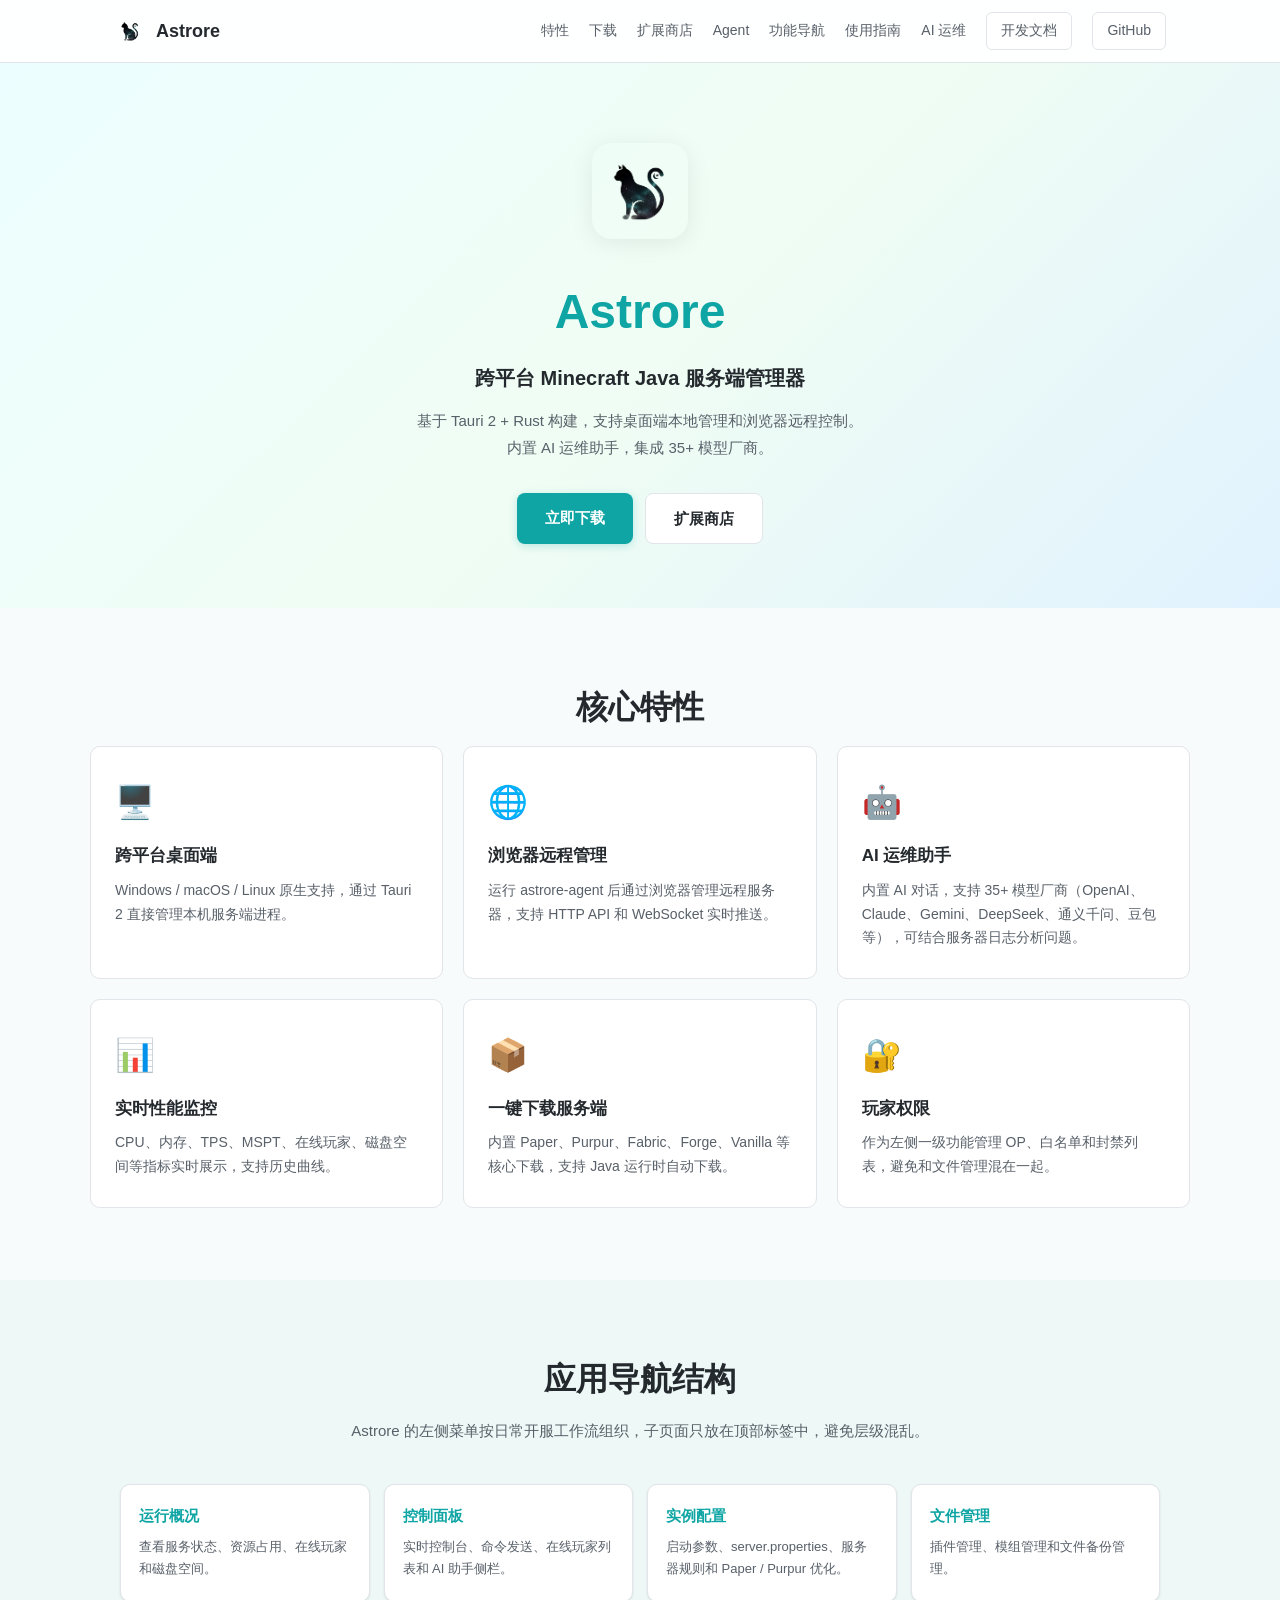
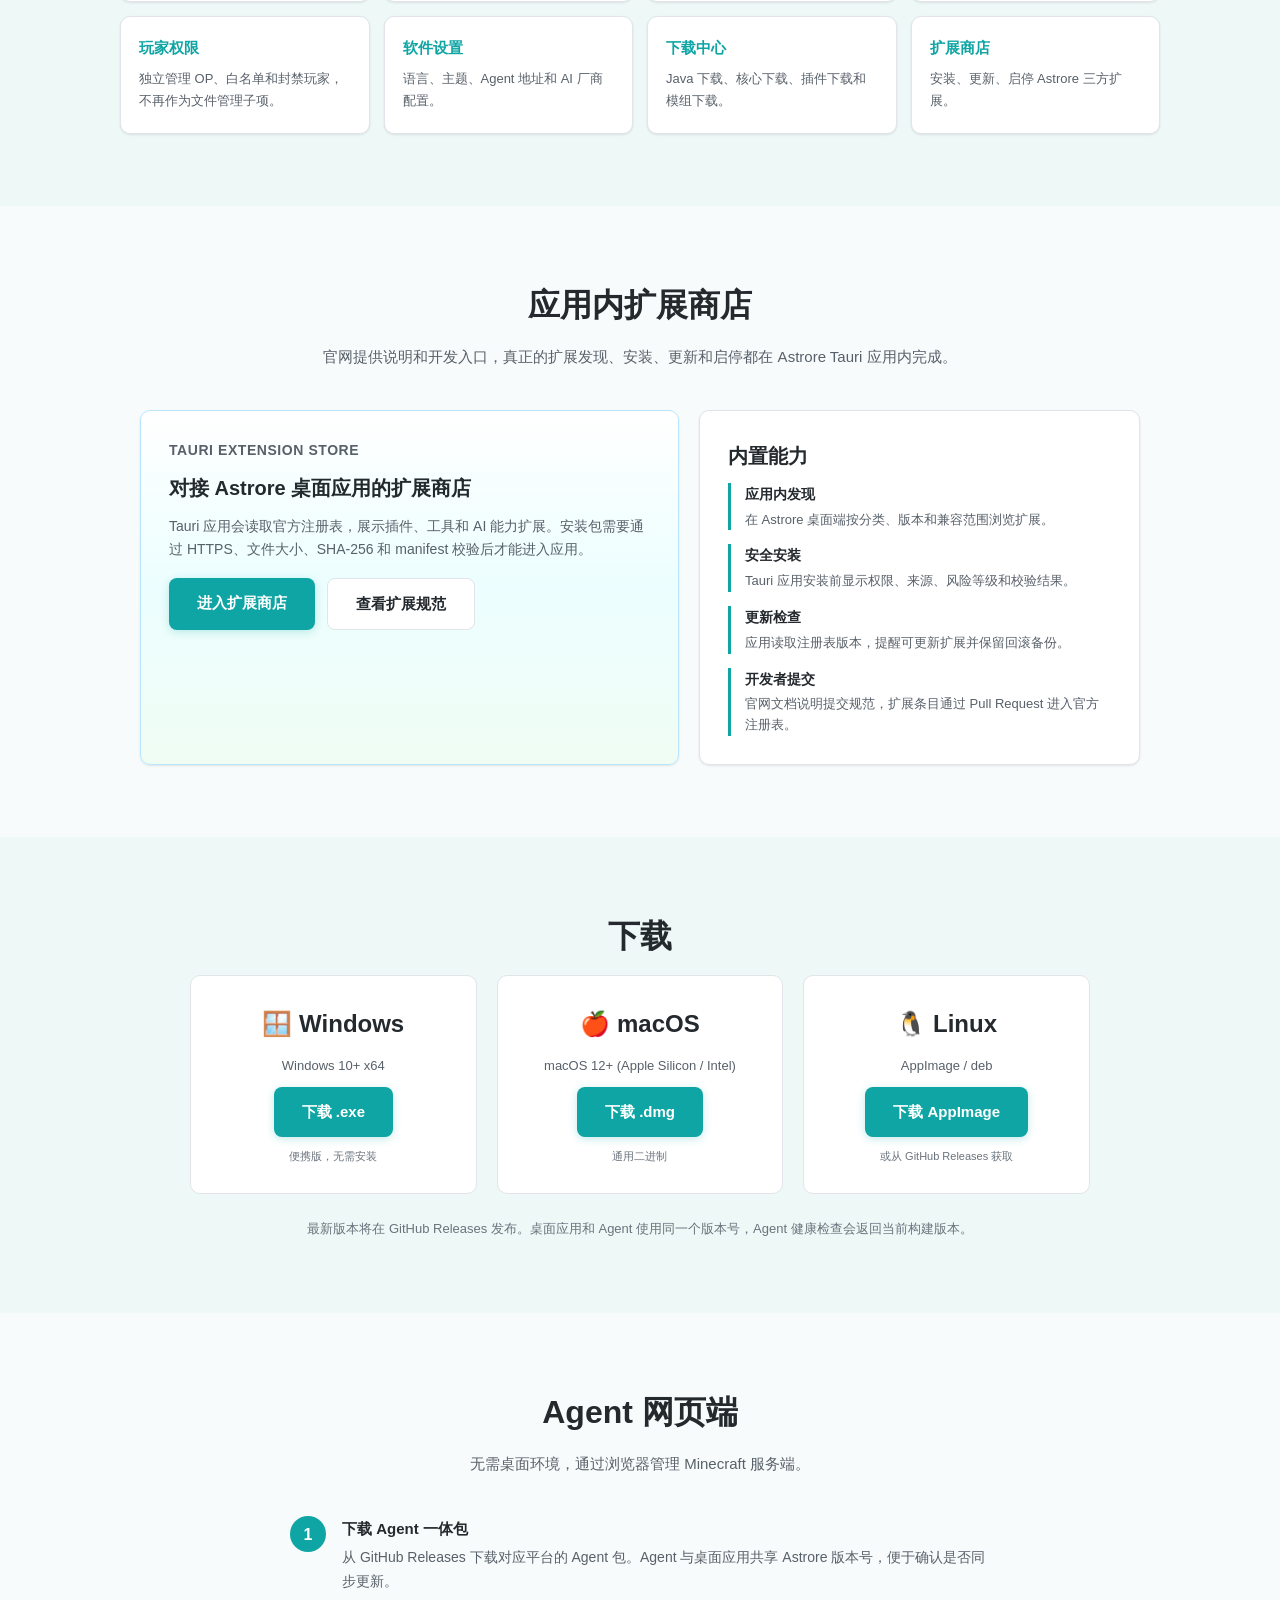
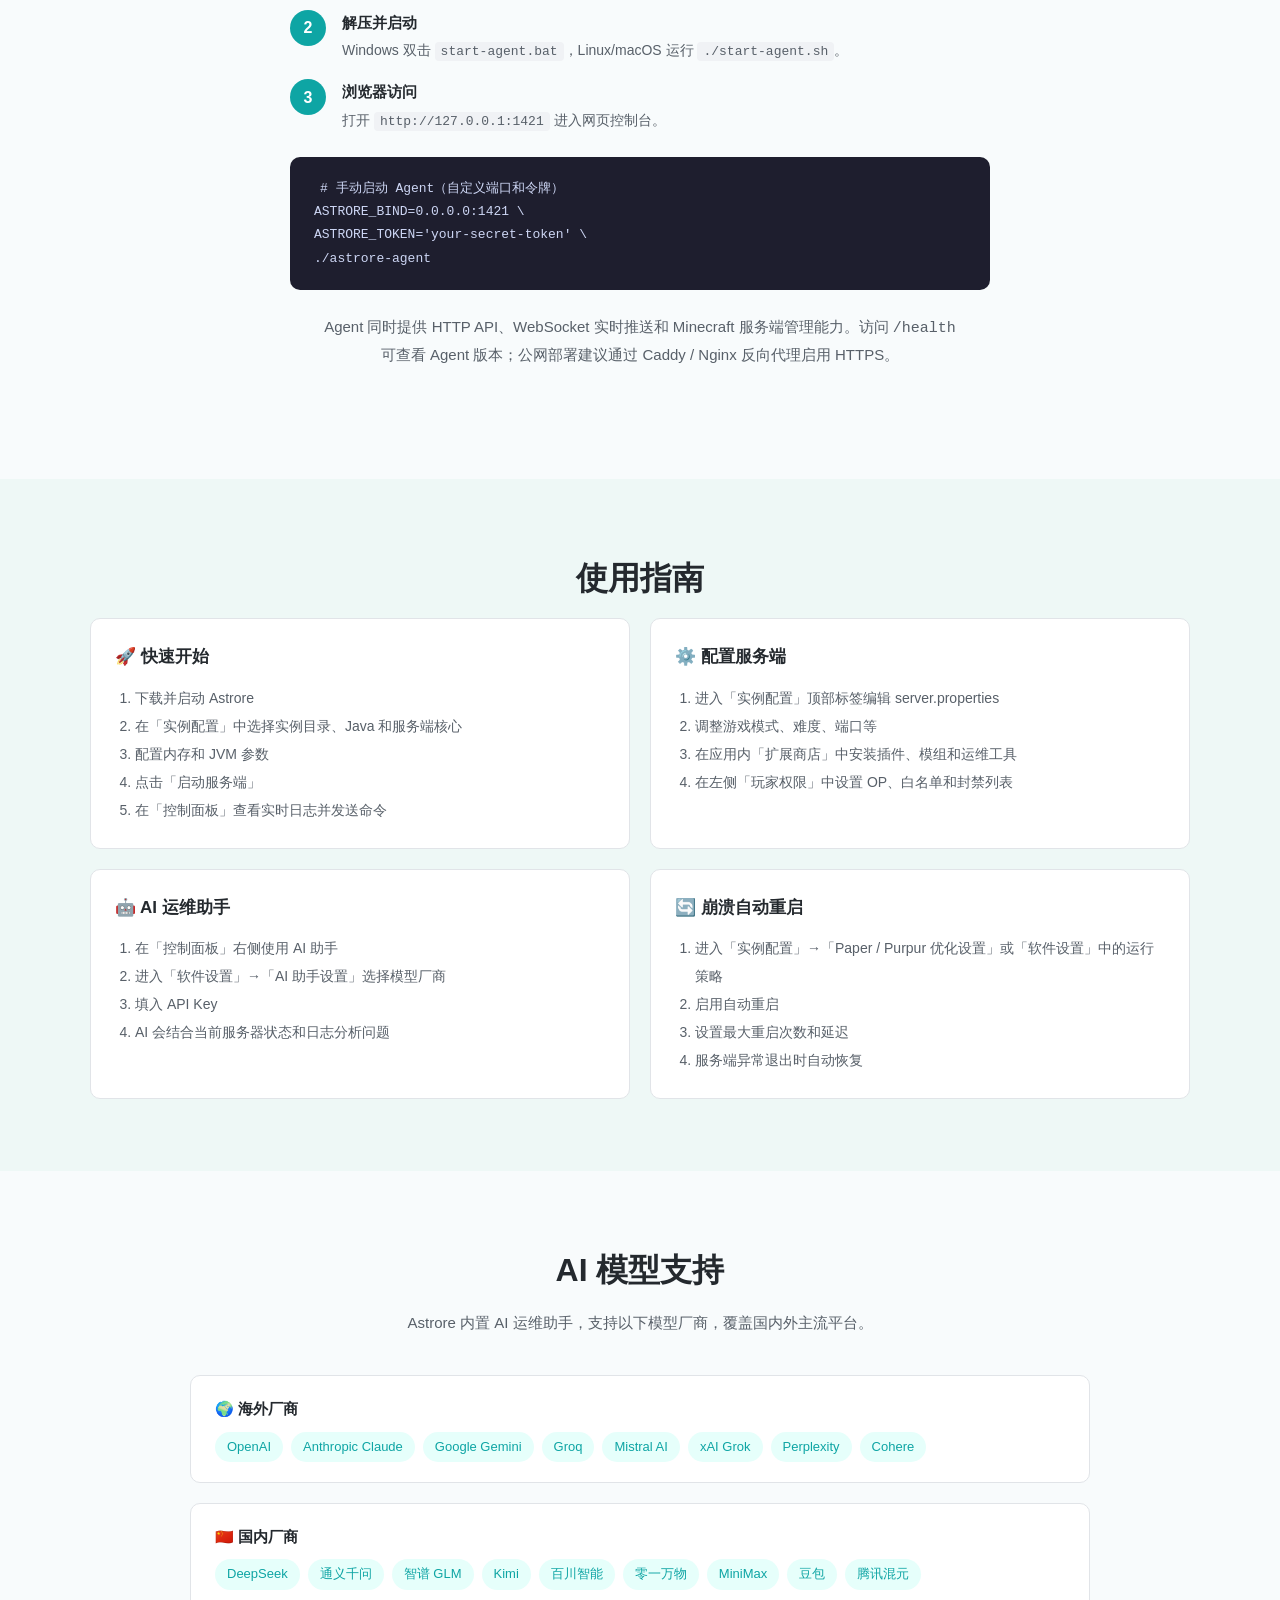
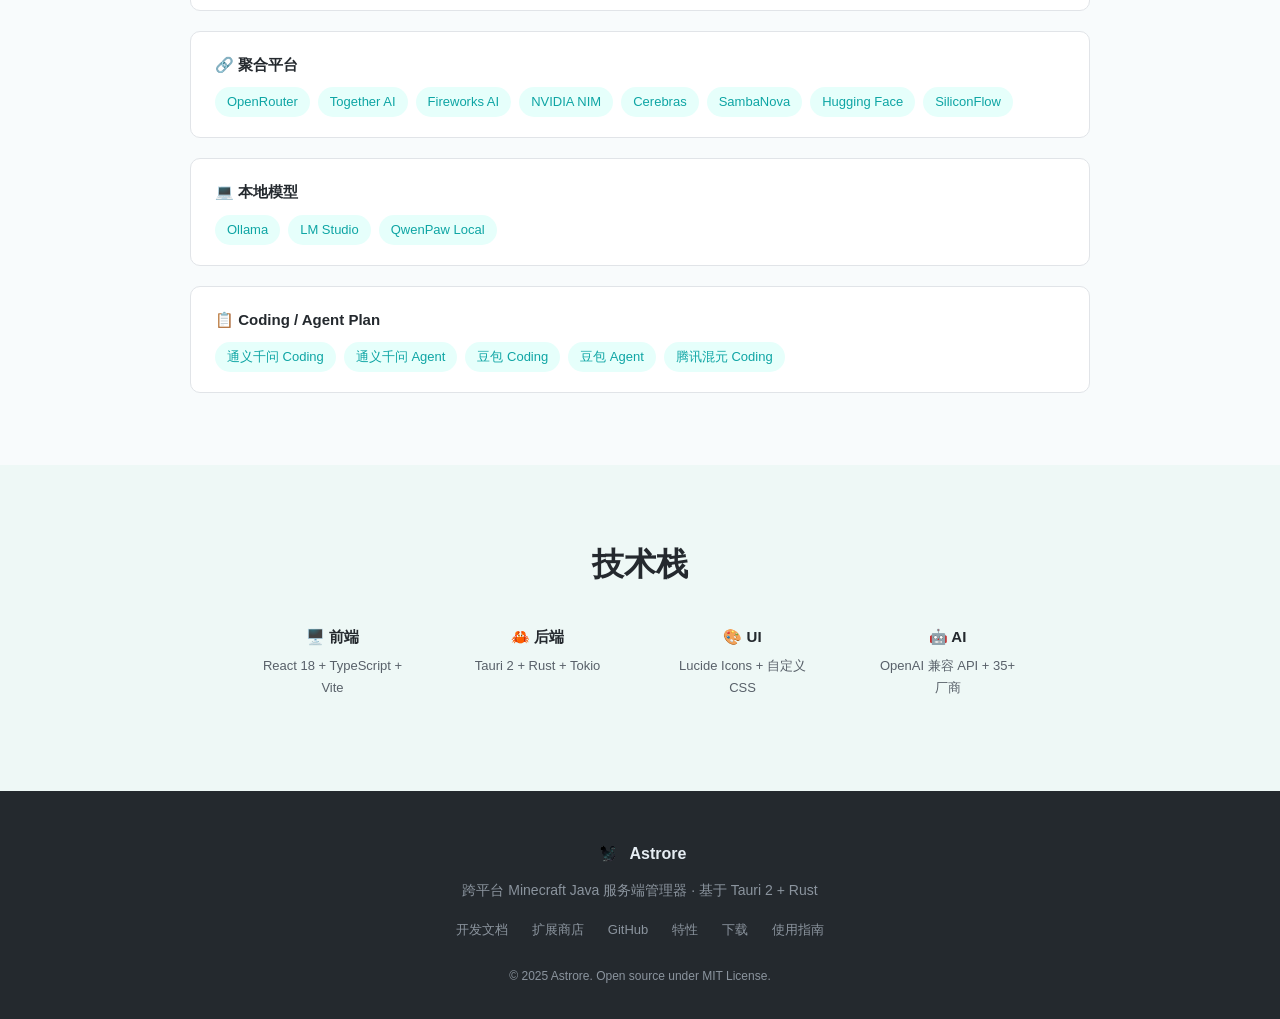
<file: site/index.html>
<!DOCTYPE html>
<html lang="zh-CN">
<head>
  <meta charset="UTF-8" />
  <meta name="viewport" content="width=device-width, initial-scale=1.0" />
  <title>Astrore - Minecraft 服务端管理器</title>
  <meta name="description" content="Astrore 是基于 Tauri 2 + Rust 的跨平台 Minecraft Java 服务端管理器，支持 Windows / macOS / Linux 桌面端和浏览器远程管理。" />
  <link rel="stylesheet" href="style.css" />
  <link rel="icon" href="assets/astrore-icon.png" />
</head>
<body>
  <nav class="navbar">
    <div class="nav-inner">
      <a href="#" class="logo">
        <img src="assets/astrore-icon.png" alt="Astrore" width="32" height="32" />
        <span>Astrore</span>
      </a>
      <div class="nav-links">
        <a href="#features">特性</a>
        <a href="#download">下载</a>
        <a href="store/">扩展商店</a>
        <a href="#agent">Agent</a>
        <a href="#navigation">功能导航</a>
        <a href="#guide">使用指南</a>
        <a href="#ai">AI 运维</a>
        <a href="developer/" class="btn-ghost">开发文档</a>
        <a href="https://github.com/zkonikishi/Astrore" class="btn-ghost" target="_blank" rel="noopener">GitHub</a>
      </div>
    </div>
  </nav>

  <header class="hero">
    <div class="hero-content">
      <img src="assets/astrore-icon.png" alt="Astrore" class="hero-icon" width="96" height="96" />
      <h1>Astrore</h1>
      <p class="hero-subtitle">跨平台 Minecraft Java 服务端管理器</p>
      <p class="hero-desc">基于 Tauri 2 + Rust 构建，支持桌面端本地管理和浏览器远程控制。<br />内置 AI 运维助手，集成 35+ 模型厂商。</p>
      <div class="hero-buttons">
        <a href="#download" class="btn-primary">立即下载</a>
        <a href="store/" class="btn-secondary">扩展商店</a>
      </div>
    </div>
  </header>

  <section id="features" class="section">
    <h2 class="section-title">核心特性</h2>
    <div class="features-grid">
      <div class="feature-card">
        <div class="feature-icon">🖥️</div>
        <h3>跨平台桌面端</h3>
        <p>Windows / macOS / Linux 原生支持，通过 Tauri 2 直接管理本机服务端进程。</p>
      </div>
      <div class="feature-card">
        <div class="feature-icon">🌐</div>
        <h3>浏览器远程管理</h3>
        <p>运行 astrore-agent 后通过浏览器管理远程服务器，支持 HTTP API 和 WebSocket 实时推送。</p>
      </div>
      <div class="feature-card">
        <div class="feature-icon">🤖</div>
        <h3>AI 运维助手</h3>
        <p>内置 AI 对话，支持 35+ 模型厂商（OpenAI、Claude、Gemini、DeepSeek、通义千问、豆包等），可结合服务器日志分析问题。</p>
      </div>
      <div class="feature-card">
        <div class="feature-icon">📊</div>
        <h3>实时性能监控</h3>
        <p>CPU、内存、TPS、MSPT、在线玩家、磁盘空间等指标实时展示，支持历史曲线。</p>
      </div>
      <div class="feature-card">
        <div class="feature-icon">📦</div>
        <h3>一键下载服务端</h3>
        <p>内置 Paper、Purpur、Fabric、Forge、Vanilla 等核心下载，支持 Java 运行时自动下载。</p>
      </div>
      <div class="feature-card">
        <div class="feature-icon">🔐</div>
        <h3>玩家权限</h3>
        <p>作为左侧一级功能管理 OP、白名单和封禁列表，避免和文件管理混在一起。</p>
      </div>
    </div>
  </section>

  <section id="navigation" class="section section-alt">
    <h2 class="section-title">应用导航结构</h2>
    <p class="section-desc">Astrore 的左侧菜单按日常开服工作流组织，子页面只放在顶部标签中，避免层级混乱。</p>
    <div class="nav-map">
      <div><strong>运行概况</strong><span>查看服务状态、资源占用、在线玩家和磁盘空间。</span></div>
      <div><strong>控制面板</strong><span>实时控制台、命令发送、在线玩家列表和 AI 助手侧栏。</span></div>
      <div><strong>实例配置</strong><span>启动参数、server.properties、服务器规则和 Paper / Purpur 优化。</span></div>
      <div><strong>文件管理</strong><span>插件管理、模组管理和文件备份管理。</span></div>
      <div><strong>玩家权限</strong><span>独立管理 OP、白名单和封禁玩家，不再作为文件管理子项。</span></div>
      <div><strong>软件设置</strong><span>语言、主题、Agent 地址和 AI 厂商配置。</span></div>
      <div><strong>下载中心</strong><span>Java 下载、核心下载、插件下载和模组下载。</span></div>
      <div><strong>扩展商店</strong><span>安装、更新、启停 Astrore 三方扩展。</span></div>
    </div>
  </section>

  <section id="extensions" class="section">
    <h2 class="section-title">应用内扩展商店</h2>
    <p class="section-desc">官网提供说明和开发入口，真正的扩展发现、安装、更新和启停都在 Astrore Tauri 应用内完成。</p>
    <div class="store-grid">
      <div class="store-panel store-feature">
        <p class="store-eyebrow">Tauri Extension Store</p>
        <h3>对接 Astrore 桌面应用的扩展商店</h3>
        <p>Tauri 应用会读取官方注册表，展示插件、工具和 AI 能力扩展。安装包需要通过 HTTPS、文件大小、SHA-256 和 manifest 校验后才能进入应用。</p>
        <div class="hero-buttons article-actions">
          <a class="btn-primary" href="store/">进入扩展商店</a>
          <a class="btn-secondary" href="developer/extensions.html">查看扩展规范</a>
        </div>
      </div>
      <div class="store-panel">
        <h3>内置能力</h3>
        <ul class="store-list">
          <li><strong>应用内发现</strong><span>在 Astrore 桌面端按分类、版本和兼容范围浏览扩展。</span></li>
          <li><strong>安全安装</strong><span>Tauri 应用安装前显示权限、来源、风险等级和校验结果。</span></li>
          <li><strong>更新检查</strong><span>应用读取注册表版本，提醒可更新扩展并保留回滚备份。</span></li>
          <li><strong>开发者提交</strong><span>官网文档说明提交规范，扩展条目通过 Pull Request 进入官方注册表。</span></li>
        </ul>
      </div>
    </div>
  </section>

  <section id="download" class="section section-alt">
    <h2 class="section-title">下载</h2>
    <div class="download-grid">
      <div class="download-card">
        <div class="download-os">🪟 Windows</div>
        <p>Windows 10+ x64</p>
        <a href="https://github.com/zkonikishi/Astrore/releases/latest" class="btn-primary" target="_blank" rel="noopener">下载 .exe</a>
        <small>便携版，无需安装</small>
      </div>
      <div class="download-card">
        <div class="download-os">🍎 macOS</div>
        <p>macOS 12+ (Apple Silicon / Intel)</p>
        <a href="https://github.com/zkonikishi/Astrore/releases/latest" class="btn-primary" target="_blank" rel="noopener">下载 .dmg</a>
        <small>通用二进制</small>
      </div>
      <div class="download-card">
        <div class="download-os">🐧 Linux</div>
        <p>AppImage / deb</p>
        <a href="https://github.com/zkonikishi/Astrore/releases/latest" class="btn-primary" target="_blank" rel="noopener">下载 AppImage</a>
        <small>或从 GitHub Releases 获取</small>
      </div>
    </div>
    <p class="download-note">最新版本将在 GitHub Releases 发布。桌面应用和 Agent 使用同一个版本号，Agent 健康检查会返回当前构建版本。</p>
  </section>

  <section id="agent" class="section">
    <h2 class="section-title">Agent 网页端</h2>
    <p class="section-desc">无需桌面环境，通过浏览器管理 Minecraft 服务端。</p>
    <div class="agent-steps">
      <div class="agent-step">
        <div class="step-num">1</div>
        <div>
          <h4>下载 Agent 一体包</h4>
          <p>从 GitHub Releases 下载对应平台的 Agent 包。Agent 与桌面应用共享 Astrore 版本号，便于确认是否同步更新。</p>
        </div>
      </div>
      <div class="agent-step">
        <div class="step-num">2</div>
        <div>
          <h4>解压并启动</h4>
          <p>Windows 双击 <code>start-agent.bat</code>，Linux/macOS 运行 <code>./start-agent.sh</code>。</p>
        </div>
      </div>
      <div class="agent-step">
        <div class="step-num">3</div>
        <div>
          <h4>浏览器访问</h4>
          <p>打开 <code>http://127.0.0.1:1421</code> 进入网页控制台。</p>
        </div>
      </div>
    </div>
    <div class="code-block">
      <pre><code># 手动启动 Agent（自定义端口和令牌）
ASTRORE_BIND=0.0.0.0:1421 \
ASTRORE_TOKEN='your-secret-token' \
./astrore-agent</code></pre>
    </div>
    <p class="section-desc">Agent 同时提供 HTTP API、WebSocket 实时推送和 Minecraft 服务端管理能力。访问 <code>/health</code> 可查看 Agent 版本；公网部署建议通过 Caddy / Nginx 反向代理启用 HTTPS。</p>
  </section>

  <section id="guide" class="section section-alt">
    <h2 class="section-title">使用指南</h2>
    <div class="guide-grid">
      <div class="guide-card">
        <h3>🚀 快速开始</h3>
        <ol>
          <li>下载并启动 Astrore</li>
          <li>在「实例配置」中选择实例目录、Java 和服务端核心</li>
          <li>配置内存和 JVM 参数</li>
          <li>点击「启动服务端」</li>
          <li>在「控制面板」查看实时日志并发送命令</li>
        </ol>
      </div>
      <div class="guide-card">
        <h3>⚙️ 配置服务端</h3>
        <ol>
          <li>进入「实例配置」顶部标签编辑 server.properties</li>
          <li>调整游戏模式、难度、端口等</li>
          <li>在应用内「扩展商店」中安装插件、模组和运维工具</li>
          <li>在左侧「玩家权限」中设置 OP、白名单和封禁列表</li>
        </ol>
      </div>
      <div class="guide-card">
        <h3>🤖 AI 运维助手</h3>
        <ol>
          <li>在「控制面板」右侧使用 AI 助手</li>
          <li>进入「软件设置」→「AI 助手设置」选择模型厂商</li>
          <li>填入 API Key</li>
          <li>AI 会结合当前服务器状态和日志分析问题</li>
        </ol>
      </div>
      <div class="guide-card">
        <h3>🔄 崩溃自动重启</h3>
        <ol>
          <li>进入「实例配置」→「Paper / Purpur 优化设置」或「软件设置」中的运行策略</li>
          <li>启用自动重启</li>
          <li>设置最大重启次数和延迟</li>
          <li>服务端异常退出时自动恢复</li>
        </ol>
      </div>
    </div>
  </section>

  <section id="ai" class="section">
    <h2 class="section-title">AI 模型支持</h2>
    <p class="section-desc">Astrore 内置 AI 运维助手，支持以下模型厂商，覆盖国内外主流平台。</p>
    <div class="ai-providers">
      <div class="ai-category">
        <h4>🌍 海外厂商</h4>
        <div class="ai-tags">
          <span>OpenAI</span><span>Anthropic Claude</span><span>Google Gemini</span><span>Groq</span>
          <span>Mistral AI</span><span>xAI Grok</span><span>Perplexity</span><span>Cohere</span>
        </div>
      </div>
      <div class="ai-category">
        <h4>🇨🇳 国内厂商</h4>
        <div class="ai-tags">
          <span>DeepSeek</span><span>通义千问</span><span>智谱 GLM</span><span>Kimi</span>
          <span>百川智能</span><span>零一万物</span><span>MiniMax</span><span>豆包</span><span>腾讯混元</span>
        </div>
      </div>
      <div class="ai-category">
        <h4>🔗 聚合平台</h4>
        <div class="ai-tags">
          <span>OpenRouter</span><span>Together AI</span><span>Fireworks AI</span><span>NVIDIA NIM</span>
          <span>Cerebras</span><span>SambaNova</span><span>Hugging Face</span><span>SiliconFlow</span>
        </div>
      </div>
      <div class="ai-category">
        <h4>💻 本地模型</h4>
        <div class="ai-tags">
          <span>Ollama</span><span>LM Studio</span><span>QwenPaw Local</span>
        </div>
      </div>
      <div class="ai-category">
        <h4>📋 Coding / Agent Plan</h4>
        <div class="ai-tags">
          <span>通义千问 Coding</span><span>通义千问 Agent</span><span>豆包 Coding</span><span>豆包 Agent</span><span>腾讯混元 Coding</span>
        </div>
      </div>
    </div>
  </section>

  <section class="section section-alt">
    <h2 class="section-title">技术栈</h2>
    <div class="tech-stack">
      <div class="tech-item">
        <h4>🖥️ 前端</h4>
        <p>React 18 + TypeScript + Vite</p>
      </div>
      <div class="tech-item">
        <h4>🦀 后端</h4>
        <p>Tauri 2 + Rust + Tokio</p>
      </div>
      <div class="tech-item">
        <h4>🎨 UI</h4>
        <p>Lucide Icons + 自定义 CSS</p>
      </div>
      <div class="tech-item">
        <h4>🤖 AI</h4>
        <p>OpenAI 兼容 API + 35+ 厂商</p>
      </div>
    </div>
  </section>

  <footer class="footer">
    <div class="footer-inner">
      <div class="footer-brand">
        <img src="assets/astrore-icon.png" alt="Astrore" width="28" height="28" />
        <span>Astrore</span>
      </div>
      <p>跨平台 Minecraft Java 服务端管理器 · 基于 Tauri 2 + Rust</p>
      <div class="footer-links">
        <a href="developer/">开发文档</a>
        <a href="store/">扩展商店</a>
        <a href="https://github.com/zkonikishi/Astrore" target="_blank" rel="noopener">GitHub</a>
        <a href="#features">特性</a>
        <a href="#download">下载</a>
        <a href="#guide">使用指南</a>
      </div>
      <small>&copy; 2025 Astrore. Open source under MIT License.</small>
    </div>
  </footer>
</body>
</html>
</file>
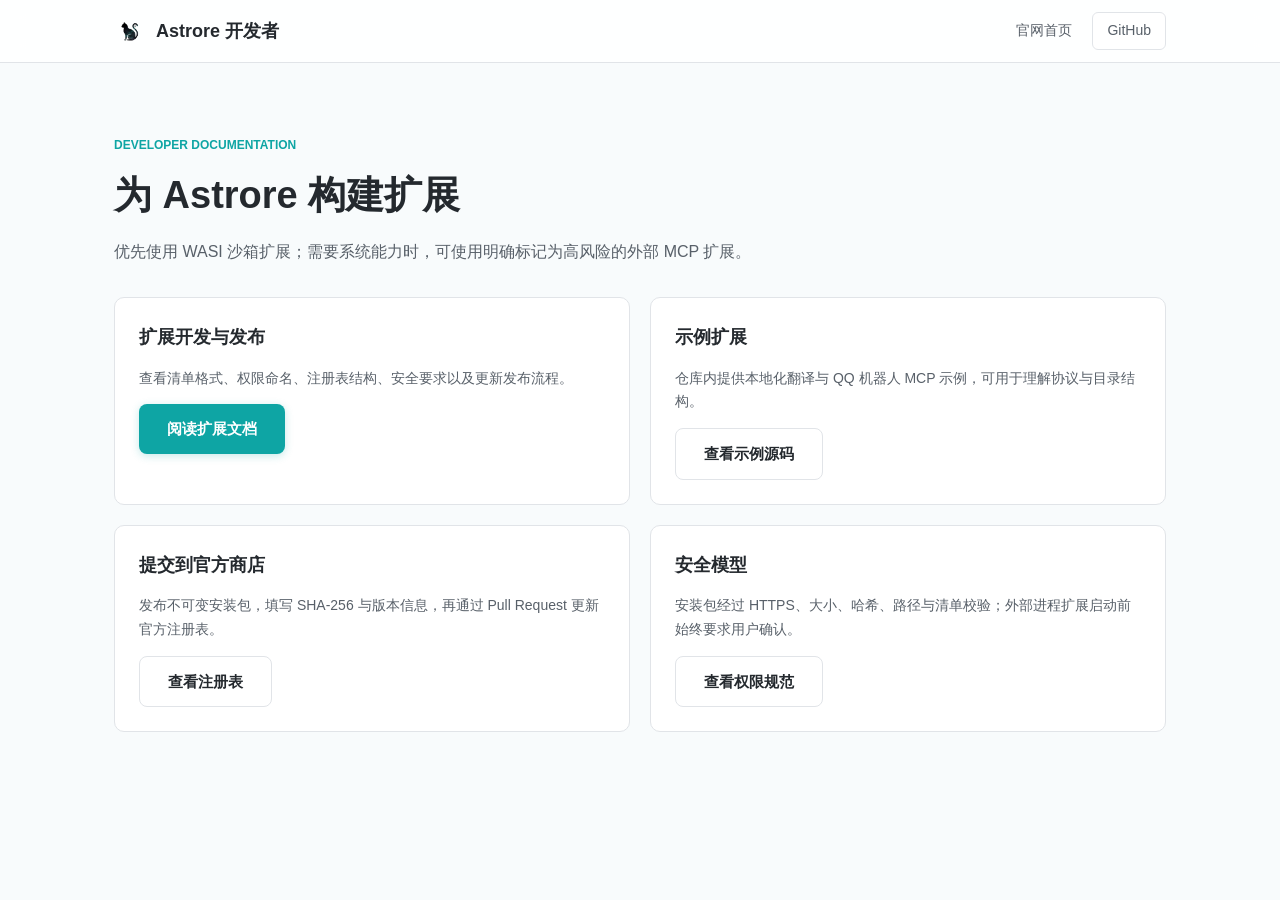
<file: site/developer/index.html>
<!DOCTYPE html>
<html lang="zh-CN">
<head>
  <meta charset="UTF-8" />
  <meta name="viewport" content="width=device-width, initial-scale=1.0" />
  <title>Astrore 开发者文档</title>
  <meta name="description" content="Astrore 扩展开发、发布与安全规范。" />
  <link rel="stylesheet" href="../style.css" />
  <link rel="icon" href="../assets/astrore-icon.png" />
</head>
<body>
  <nav class="navbar">
    <div class="nav-inner">
      <a href="../" class="logo">
        <img src="../assets/astrore-icon.png" alt="Astrore" width="32" height="32" />
        <span>Astrore 开发者</span>
      </a>
      <div class="nav-links">
        <a href="../">官网首页</a>
        <a href="https://github.com/zkonikishi/Astrore" class="btn-ghost" target="_blank" rel="noopener">GitHub</a>
      </div>
    </div>
  </nav>

  <main class="section developer-page">
    <p class="developer-eyebrow">Developer Documentation</p>
    <h1>为 Astrore 构建扩展</h1>
    <p class="developer-lead">优先使用 WASI 沙箱扩展；需要系统能力时，可使用明确标记为高风险的外部 MCP 扩展。</p>

    <div class="guide-grid developer-grid">
      <article class="guide-card">
        <h2>扩展开发与发布</h2>
        <p>查看清单格式、权限命名、注册表结构、安全要求以及更新发布流程。</p>
        <a class="btn-primary" href="extensions.html">阅读扩展文档</a>
      </article>
      <article class="guide-card">
        <h2>示例扩展</h2>
        <p>仓库内提供本地化翻译与 QQ 机器人 MCP 示例，可用于理解协议与目录结构。</p>
        <a class="btn-secondary" href="https://github.com/zkonikishi/Astrore/tree/main/extensions" target="_blank" rel="noopener">查看示例源码</a>
      </article>
      <article class="guide-card">
        <h2>提交到官方商店</h2>
        <p>发布不可变安装包，填写 SHA-256 与版本信息，再通过 Pull Request 更新官方注册表。</p>
        <a class="btn-secondary" href="https://github.com/zkonikishi/Astrore/tree/main/registry" target="_blank" rel="noopener">查看注册表</a>
      </article>
      <article class="guide-card">
        <h2>安全模型</h2>
        <p>安装包经过 HTTPS、大小、哈希、路径与清单校验；外部进程扩展启动前始终要求用户确认。</p>
        <a class="btn-secondary" href="extensions.html#permissions">查看权限规范</a>
      </article>
    </div>
  </main>
</body>
</html>
</file>
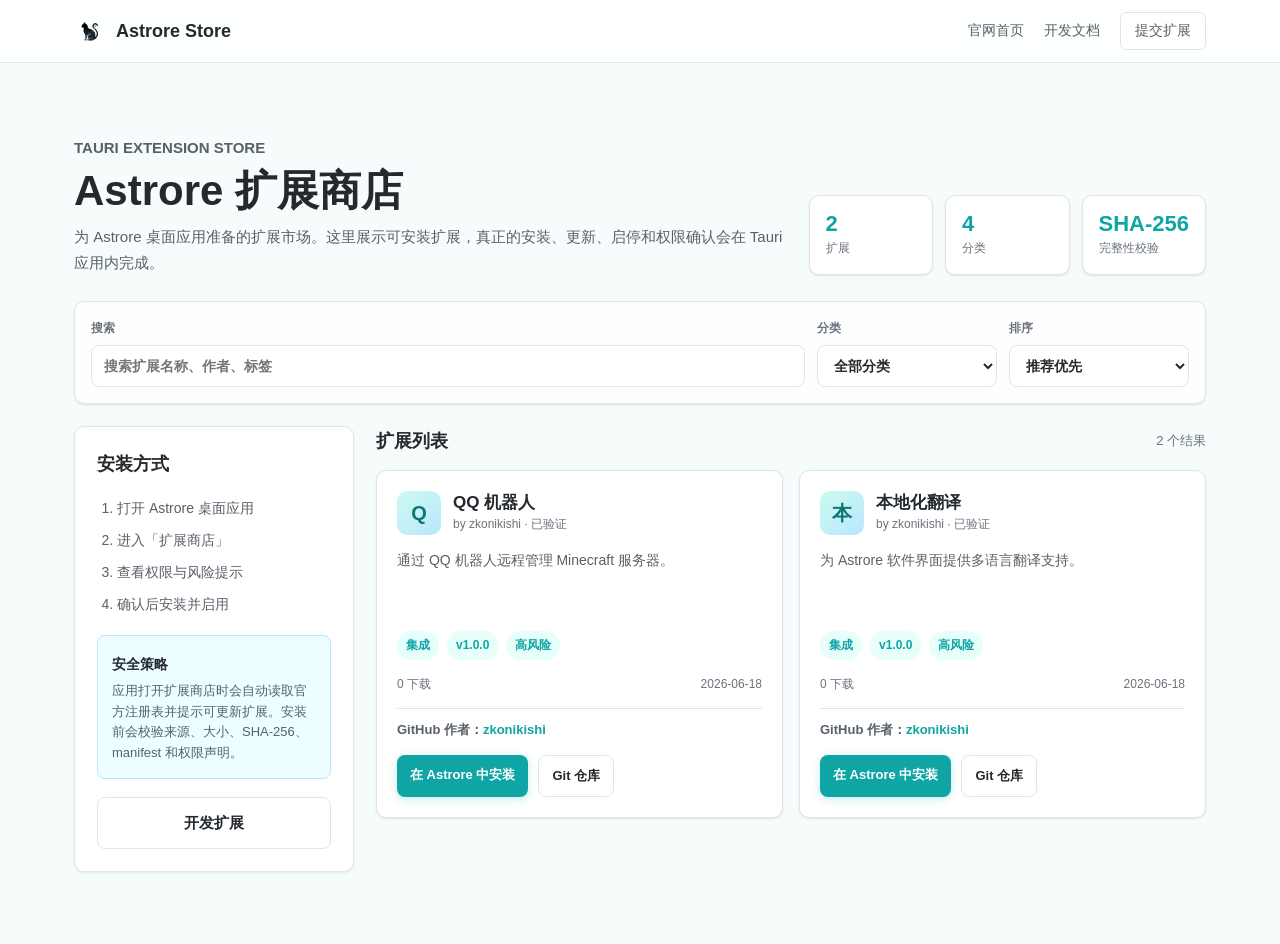
<file: site/store/index.html>
﻿<!DOCTYPE html>
<html lang="zh-CN">
<head>
  <meta charset="UTF-8" />
  <meta name="viewport" content="width=device-width, initial-scale=1.0" />
  <title>Astrore 扩展商店</title>
  <meta name="description" content="Astrore Tauri 应用扩展商店，浏览插件、工具、AI 能力和第三方扩展。" />
  <link rel="stylesheet" href="../style.css" />
  <link rel="icon" href="../assets/astrore-icon.png" />
</head>
<body class="market-body">
  <nav class="navbar">
    <div class="nav-inner market-nav">
      <a href="../" class="logo">
        <img src="../assets/astrore-icon.png" alt="Astrore" width="32" height="32" />
        <span>Astrore Store</span>
      </a>
      <div class="nav-links">
        <a href="../">官网首页</a>
        <a href="../developer/extensions.html">开发文档</a>
        <a href="https://github.com/zkonikishi/Astrore-docs/tree/main/site/registry" class="btn-ghost" target="_blank" rel="noopener">提交扩展</a>
      </div>
    </div>
  </nav>

  <main class="market-shell">
    <section class="market-hero">
      <div>
        <p class="developer-eyebrow">Tauri Extension Store</p>
        <h1>Astrore 扩展商店</h1>
        <p>为 Astrore 桌面应用准备的扩展市场。这里展示可安装扩展，真正的安装、更新、启停和权限确认会在 Tauri 应用内完成。</p>
      </div>
      <div class="market-stats" aria-label="商店统计">
        <div><strong id="stat-count">0</strong><span>扩展</span></div>
        <div><strong>4</strong><span>分类</span></div>
        <div><strong>SHA-256</strong><span>完整性校验</span></div>
      </div>
    </section>

    <section class="market-toolbar" aria-label="扩展筛选">
      <label class="market-search">
        <span>搜索</span>
        <input id="store-search" type="search" placeholder="搜索扩展名称、作者、标签" autocomplete="off" />
      </label>
      <label>
        <span>分类</span>
        <select id="store-category">
          <option value="all">全部分类</option>
          <option value="ops">运维工具</option>
          <option value="ai">AI 能力</option>
          <option value="security">安全</option>
          <option value="integration">集成</option>
        </select>
      </label>
      <label>
        <span>排序</span>
        <select id="store-sort">
          <option value="recommended">推荐优先</option>
          <option value="downloads">下载量</option>
          <option value="updated">最近更新</option>
          <option value="name">名称</option>
        </select>
      </label>
    </section>

    <section class="market-layout">
      <aside class="market-sidebar">
        <h2>安装方式</h2>
        <ol>
          <li>打开 Astrore 桌面应用</li>
          <li>进入「扩展商店」</li>
          <li>查看权限与风险提示</li>
          <li>确认后安装并启用</li>
        </ol>
        <div class="market-note">
          <strong>安全策略</strong>
          <p>应用打开扩展商店时会自动读取官方注册表并提示可更新扩展。安装前会校验来源、大小、SHA-256、manifest 和权限声明。</p>
        </div>
        <a class="btn-secondary market-full" href="../developer/extensions.html">开发扩展</a>
      </aside>

      <section class="market-results">
        <div class="market-results-head">
          <h2>扩展列表</h2>
          <span id="store-result-count">0 个结果</span>
        </div>
        <div id="store-grid" class="plugin-grid"></div>
        <div id="store-empty" class="market-empty" hidden>
          <strong>没有找到匹配扩展</strong>
          <p>换一个关键词，或者清空筛选条件。</p>
        </div>
      </section>
    </section>
  </main>

  <script>
    let extensions = [];

    const categoryLabels = {
      all: "全部分类",
      ops: "运维工具",
      ai: "AI 能力",
      security: "安全",
      integration: "集成"
    };

    const searchInput = document.querySelector("#store-search");
    const categorySelect = document.querySelector("#store-category");
    const sortSelect = document.querySelector("#store-sort");
    const grid = document.querySelector("#store-grid");
    const empty = document.querySelector("#store-empty");
    const count = document.querySelector("#store-result-count");
    const statCount = document.querySelector("#stat-count");

    function riskLabel(risk) {
      return risk === "low" ? "低风险" : risk === "medium" ? "需确认权限" : "高风险";
    }

    function githubAuthor(repoUrl, fallback) {
      try {
        const url = new URL(repoUrl);
        const parts = url.pathname.split("/").filter(Boolean);
        if (url.hostname === "github.com" && parts.length >= 2) {
          return { name: parts[0], href: `https://github.com/${parts[0]}` };
        }
      } catch (error) {}
      return { name: fallback, href: "" };
    }

    function normalizeEntry(entry) {
      const repo = entry.sourceUrl || entry.homepage || entry.downloadUrl || "";
      const risk = entry.risk || (entry.runtime === "external-mcp" ? "high" : "low");
      return {
        id: entry.id,
        name: entry.name,
        author: entry.author,
        category: entry.category || "integration",
        categoryName: entry.categoryName || categoryLabels[entry.category] || "集成",
        version: entry.version,
        updated: entry.updated || "未知",
        downloads: Number(entry.downloads || 0),
        risk,
        summary: entry.summary || entry.description || "暂无说明。",
        tags: Array.isArray(entry.tags) ? entry.tags : entry.permissions || [],
        repo,
        verified: Boolean(entry.verified)
      };
    }

    async function loadRegistry() {
      try {
        const response = await fetch("../registry/index.json", { cache: "no-store" });
        if (!response.ok) throw new Error(`registry ${response.status}`);
        const registry = await response.json();
        extensions = (registry.extensions || []).map(normalizeEntry);
      } catch (error) {
        extensions = [];
        console.error("Failed to load extension registry", error);
      }
      render();
    }

    function render() {
      const query = searchInput.value.trim().toLowerCase();
      const category = categorySelect.value;
      const sort = sortSelect.value;
      let items = extensions.filter(item => {
        const haystack = [item.name, item.author, item.categoryName, item.summary, ...item.tags].join(" ").toLowerCase();
        return (category === "all" || item.category === category) && (!query || haystack.includes(query));
      });

      items = items.sort((a, b) => {
        if (sort === "downloads") return b.downloads - a.downloads;
        if (sort === "updated") return String(b.updated).localeCompare(String(a.updated));
        if (sort === "name") return a.name.localeCompare(b.name);
        return Number(b.verified) - Number(a.verified) || b.downloads - a.downloads || a.name.localeCompare(b.name);
      });

      grid.innerHTML = items.map(item => {
        const author = githubAuthor(item.repo, item.author);
        const authorHtml = author.href
          ? `<a href="${author.href}" target="_blank" rel="noopener">${author.name}</a>`
          : `<span>${author.name}</span>`;
        const sourceUrl = item.repo || "../registry/index.json";
        return `
        <article class="plugin-card">
          <div class="plugin-card-head">
            <div class="plugin-icon">${item.name.slice(0, 1)}</div>
            <div>
              <h3>${item.name}</h3>
              <p>by ${item.author}${item.verified ? " · 已验证" : ""}</p>
            </div>
          </div>
          <p class="plugin-summary">${item.summary}</p>
          <div class="plugin-tags">
            <span>${item.categoryName}</span>
            <span>v${item.version}</span>
            <span class="risk-${item.risk}">${riskLabel(item.risk)}</span>
          </div>
          <div class="plugin-meta">
            <span>${item.downloads.toLocaleString()} 下载</span>
            <span>${item.updated}</span>
          </div>
          <div class="plugin-author">GitHub 作者：${authorHtml}</div>
          <div class="plugin-actions">
            <a class="btn-primary" href="astrore://extensions/install?id=${encodeURIComponent(item.id)}">在 Astrore 中安装</a>
            <a class="btn-secondary" href="${sourceUrl}" target="_blank" rel="noopener">Git 仓库</a>
          </div>
        </article>
      `;
      }).join("");

      count.textContent = `${items.length} 个结果`;
      empty.hidden = items.length > 0;
      statCount.textContent = extensions.length;
    }

    searchInput.addEventListener("input", render);
    categorySelect.addEventListener("change", render);
    sortSelect.addEventListener("change", render);
    loadRegistry();
  </script>
</body>
</html>
</file>
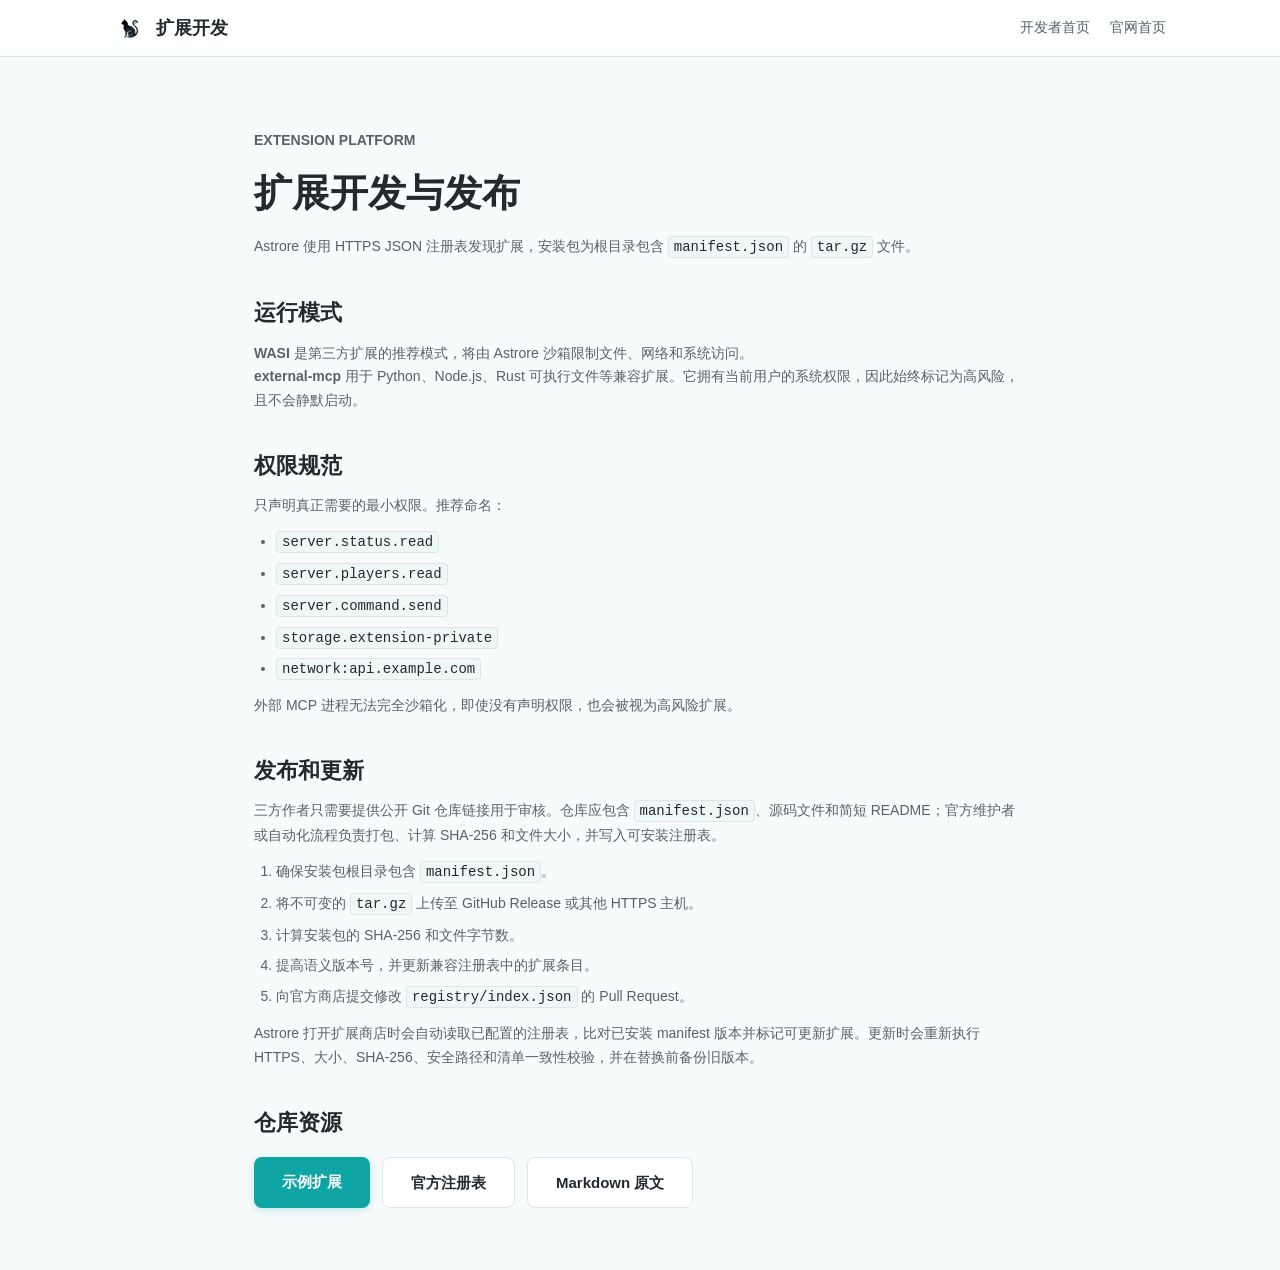
<file: site/developer/extensions.html>
<!DOCTYPE html>
<html lang="zh-CN">
<head>
  <meta charset="UTF-8" />
  <meta name="viewport" content="width=device-width, initial-scale=1.0" />
  <title>Astrore 扩展开发与发布</title>
  <meta name="description" content="Astrore 扩展清单、权限、安全与商店发布规范。" />
  <link rel="stylesheet" href="../style.css" />
  <link rel="icon" href="../assets/astrore-icon.png" />
</head>
<body>
  <nav class="navbar">
    <div class="nav-inner">
      <a href="./" class="logo">
        <img src="../assets/astrore-icon.png" alt="Astrore" width="32" height="32" />
        <span>扩展开发</span>
      </a>
      <div class="nav-links"><a href="./">开发者首页</a><a href="../">官网首页</a></div>
    </div>
  </nav>

  <main class="section developer-page docs-article">
    <p class="developer-eyebrow">Extension Platform</p>
    <h1>扩展开发与发布</h1>
    <p class="developer-lead">Astrore 使用 HTTPS JSON 注册表发现扩展，安装包为根目录包含 <code>manifest.json</code> 的 <code>tar.gz</code> 文件。</p>

    <section>
      <h2>运行模式</h2>
      <p><strong>WASI</strong> 是第三方扩展的推荐模式，将由 Astrore 沙箱限制文件、网络和系统访问。</p>
      <p><strong>external-mcp</strong> 用于 Python、Node.js、Rust 可执行文件等兼容扩展。它拥有当前用户的系统权限，因此始终标记为高风险，且不会静默启动。</p>
    </section>

    <section id="permissions">
      <h2>权限规范</h2>
      <p>只声明真正需要的最小权限。推荐命名：</p>
      <ul>
        <li><code>server.status.read</code></li>
        <li><code>server.players.read</code></li>
        <li><code>server.command.send</code></li>
        <li><code>storage.extension-private</code></li>
        <li><code>network:api.example.com</code></li>
      </ul>
      <p>外部 MCP 进程无法完全沙箱化，即使没有声明权限，也会被视为高风险扩展。</p>
    </section>

    <section>
      <h2>发布和更新</h2>
      <p>三方作者只需要提供公开 Git 仓库链接用于审核。仓库应包含 <code>manifest.json</code>、源码文件和简短 README；官方维护者或自动化流程负责打包、计算 SHA-256 和文件大小，并写入可安装注册表。</p>
      <ol>
        <li>确保安装包根目录包含 <code>manifest.json</code>。</li>
        <li>将不可变的 <code>tar.gz</code> 上传至 GitHub Release 或其他 HTTPS 主机。</li>
        <li>计算安装包的 SHA-256 和文件字节数。</li>
        <li>提高语义版本号，并更新兼容注册表中的扩展条目。</li>
        <li>向官方商店提交修改 <code>registry/index.json</code> 的 Pull Request。</li>
      </ol>
      <p>Astrore 打开扩展商店时会自动读取已配置的注册表，比对已安装 manifest 版本并标记可更新扩展。更新时会重新执行 HTTPS、大小、SHA-256、安全路径和清单一致性校验，并在替换前备份旧版本。</p>
    </section>

    <section>
      <h2>仓库资源</h2>
      <div class="hero-buttons article-actions">
        <a class="btn-primary" href="https://github.com/zkonikishi/Astrore/tree/main/extensions" target="_blank" rel="noopener">示例扩展</a>
        <a class="btn-secondary" href="../registry/index.json" target="_blank" rel="noopener">官方注册表</a>
        <a class="btn-secondary" href="extensions.md">Markdown 原文</a>
      </div>
    </section>
  </main>
</body>
</html>
</file>
<file: site/style.css>
* { box-sizing: border-box; margin: 0; padding: 0; }

:root {
  --bg: #f8fbfc;
  --bg-alt: #eef8f6;
  --surface: #ffffff;
  --border: #e1e4e8;
  --text: #24292e;
  --text-secondary: #586069;
  --text-muted: #6a737d;
  --primary: #0ea5a4;
  --primary-hover: #0f8f8e;
  --primary-light: #e6fffb;
  --accent: #38bdf8;
  --green: #34d399;
  --radius: 10px;
  --shadow: 0 1px 3px rgba(0,0,0,.06), 0 1px 2px rgba(0,0,0,.04);
  --shadow-lg: 0 4px 24px rgba(0,0,0,.08);
}

html { scroll-behavior: smooth; }
body { font-family: -apple-system, BlinkMacSystemFont, "Segoe UI", "Microsoft YaHei", sans-serif; color: var(--text); background: var(--bg); line-height: 1.7; }

/* Navbar */
.navbar { position: sticky; top: 0; z-index: 100; background: rgba(255,255,255,.85); backdrop-filter: blur(12px); border-bottom: 1px solid var(--border); }
.nav-inner { max-width: 1100px; margin: 0 auto; display: flex; align-items: center; justify-content: space-between; padding: 12px 24px; }
.logo { display: flex; align-items: center; gap: 10px; text-decoration: none; color: var(--text); font-weight: 800; font-size: 18px; }
.logo img { border-radius: 8px; }
.nav-links { display: flex; align-items: center; gap: 20px; }
.nav-links a { text-decoration: none; color: var(--text-secondary); font-size: 14px; font-weight: 500; transition: color .15s; }
.nav-links a:hover { color: var(--primary); }
.btn-ghost { padding: 6px 14px; border: 1px solid var(--border); border-radius: 6px; background: var(--surface); }
.btn-ghost:hover { border-color: var(--primary); color: var(--primary) !important; }

/* Hero */
.hero { padding: 80px 24px 64px; text-align: center; background: linear-gradient(135deg, #ecfeff 0%, #f0fdf4 52%, #e0f2fe 100%); }
.hero-content { max-width: 680px; margin: 0 auto; }
.hero-icon { margin-bottom: 24px; border-radius: 20px; box-shadow: var(--shadow-lg); }
.hero h1 { font-size: 48px; font-weight: 900; color: var(--primary); margin-bottom: 8px; }
.hero-subtitle { font-size: 20px; font-weight: 600; color: var(--text); margin-bottom: 12px; }
.hero-desc { color: var(--text-secondary); font-size: 15px; margin-bottom: 32px; line-height: 1.8; }
.hero-buttons { display: flex; gap: 12px; justify-content: center; flex-wrap: wrap; }
.btn-primary, .btn-secondary { display: inline-block; padding: 12px 28px; border-radius: 8px; font-size: 15px; font-weight: 700; text-decoration: none; transition: all .15s; }
.btn-primary { background: var(--primary); color: #fff; box-shadow: 0 2px 8px rgba(14,165,164,.24); }
.btn-primary:hover { background: var(--primary-hover); transform: translateY(-1px); }
.btn-secondary { background: var(--surface); color: var(--text); border: 1px solid var(--border); }
.btn-secondary:hover { border-color: var(--primary); color: var(--primary); }

/* Sections */
.section { padding: 72px 24px; }
.section-alt { background: var(--bg-alt); }
.section-title { text-align: center; font-size: 32px; font-weight: 900; margin-bottom: 12px; color: var(--text); }
.section-desc { text-align: center; color: var(--text-secondary); max-width: 640px; margin: 0 auto 40px; font-size: 15px; }

/* Features */
.features-grid { max-width: 1100px; margin: 0 auto; display: grid; grid-template-columns: repeat(3, 1fr); gap: 20px; }
.feature-card { background: var(--surface); border: 1px solid var(--border); border-radius: var(--radius); padding: 28px 24px; transition: box-shadow .2s; }
.feature-card:hover { box-shadow: var(--shadow-lg); }
.feature-icon { font-size: 32px; margin-bottom: 12px; }
.feature-card h3 { font-size: 17px; margin-bottom: 8px; }
.feature-card p { color: var(--text-secondary); font-size: 14px; line-height: 1.7; }

/* Navigation Map */
.nav-map { max-width: 1040px; margin: 0 auto; display: grid; grid-template-columns: repeat(4, minmax(0, 1fr)); gap: 14px; }
.nav-map div { min-height: 118px; display: grid; align-content: start; gap: 8px; padding: 18px; border: 1px solid var(--border); border-radius: var(--radius); background: var(--surface); box-shadow: var(--shadow); }
.nav-map strong { color: var(--primary); font-size: 15px; }
.nav-map span { color: var(--text-secondary); font-size: 13px; line-height: 1.65; }

/* Download */
.download-grid { max-width: 900px; margin: 0 auto; display: grid; grid-template-columns: repeat(3, 1fr); gap: 20px; }
.download-card { background: var(--surface); border: 1px solid var(--border); border-radius: var(--radius); padding: 28px 24px; text-align: center; display: flex; flex-direction: column; align-items: center; gap: 10px; }
.download-os { font-size: 24px; font-weight: 800; }
.download-card p { color: var(--text-secondary); font-size: 13px; }
.download-card small { color: var(--text-muted); font-size: 11px; }
.download-note { text-align: center; color: var(--text-muted); font-size: 13px; margin-top: 24px; }

/* Extension Store */
.store-grid { max-width: 1000px; margin: 0 auto; display: grid; grid-template-columns: minmax(0, 1.1fr) minmax(320px, .9fr); gap: 20px; align-items: stretch; }
.store-panel { background: var(--surface); border: 1px solid var(--border); border-radius: var(--radius); padding: 28px; box-shadow: var(--shadow); }
.store-feature { border-color: #bae6fd; background: linear-gradient(180deg, #fff 0%, #ecfeff 50%, #f0fdf4 100%); }
.store-eyebrow { margin-bottom: 8px; color: var(--primary); font-size: 12px; font-weight: 800; text-transform: uppercase; letter-spacing: .04em; }
.store-panel h3 { margin-bottom: 10px; font-size: 20px; }
.store-panel p { color: var(--text-secondary); font-size: 14px; }
.store-list { display: grid; gap: 14px; list-style: none; }
.store-list li { display: grid; gap: 3px; padding-left: 14px; border-left: 3px solid var(--primary); }
.store-list strong { font-size: 14px; }
.store-list span { color: var(--text-secondary); font-size: 13px; line-height: 1.6; }

/* Extension Marketplace */
.market-body { background: #f6fbfc; }
.market-shell { max-width: 1180px; margin: 0 auto; padding: 38px 24px 72px; }
.market-nav { max-width: 1180px; }
.market-hero { display: grid; grid-template-columns: minmax(0, 1fr) auto; gap: 24px; align-items: end; padding: 34px 0 26px; }
.market-hero h1 { margin-bottom: 10px; font-size: 42px; line-height: 1.1; }
.market-hero p { max-width: 720px; color: var(--text-secondary); font-size: 15px; }
.market-stats { display: grid; grid-template-columns: repeat(3, minmax(110px, 1fr)); gap: 12px; min-width: 390px; }
.market-stats div { display: grid; gap: 2px; padding: 16px; border: 1px solid var(--border); border-radius: var(--radius); background: var(--surface); box-shadow: var(--shadow); }
.market-stats strong { color: var(--primary); font-size: 22px; line-height: 1.1; }
.market-stats span { color: var(--text-muted); font-size: 12px; }
.market-toolbar { display: grid; grid-template-columns: minmax(280px, 1fr) 180px 180px; gap: 12px; margin-bottom: 22px; padding: 16px; border: 1px solid var(--border); border-radius: var(--radius); background: rgba(255,255,255,.86); box-shadow: var(--shadow); }
.market-toolbar label { display: grid; gap: 6px; color: var(--text-muted); font-size: 12px; font-weight: 700; }
.market-toolbar input, .market-toolbar select { width: 100%; height: 42px; padding: 0 12px; border: 1px solid var(--border); border-radius: 8px; background: var(--surface); color: var(--text); font: inherit; font-size: 14px; outline: none; }
.market-toolbar input:focus, .market-toolbar select:focus { border-color: var(--primary); box-shadow: 0 0 0 3px rgba(14,165,164,.12); }
.market-layout { display: grid; grid-template-columns: 280px minmax(0, 1fr); gap: 22px; align-items: start; }
.market-sidebar { position: sticky; top: 78px; display: grid; gap: 18px; padding: 22px; border: 1px solid var(--border); border-radius: var(--radius); background: var(--surface); box-shadow: var(--shadow); }
.market-sidebar h2, .market-results-head h2 { font-size: 18px; }
.market-sidebar ol { display: grid; gap: 8px; padding-left: 20px; color: var(--text-secondary); font-size: 14px; }
.market-note { padding: 14px; border: 1px solid #bae6fd; border-radius: 8px; background: #ecfeff; }
.market-note strong { font-size: 14px; }
.market-note p { margin-top: 4px; color: var(--text-secondary); font-size: 13px; line-height: 1.6; }
.market-full { text-align: center; }
.market-results { min-width: 0; }
.market-results-head { display: flex; align-items: center; justify-content: space-between; margin-bottom: 14px; }
.market-results-head span { color: var(--text-muted); font-size: 13px; }
.plugin-grid { display: grid; grid-template-columns: repeat(2, minmax(0, 1fr)); gap: 16px; }
.plugin-card { display: grid; gap: 14px; padding: 20px; border: 1px solid var(--border); border-radius: var(--radius); background: var(--surface); box-shadow: var(--shadow); transition: transform .16s, box-shadow .16s, border-color .16s; }
.plugin-card:hover { border-color: #bae6fd; box-shadow: var(--shadow-lg); transform: translateY(-2px); }
.plugin-card-head { display: flex; gap: 12px; align-items: center; min-width: 0; }
.plugin-icon { width: 44px; height: 44px; display: flex; align-items: center; justify-content: center; flex: 0 0 auto; border-radius: 10px; background: linear-gradient(135deg, #ccfbf1, #bae6fd); color: #0f766e; font-weight: 900; font-size: 20px; }
.plugin-card h3 { font-size: 17px; line-height: 1.3; }
.plugin-card-head p { color: var(--text-muted); font-size: 12px; }
.plugin-summary { min-height: 68px; color: var(--text-secondary); font-size: 14px; line-height: 1.65; }
.plugin-tags { display: flex; flex-wrap: wrap; gap: 8px; }
.plugin-tags span { padding: 4px 9px; border-radius: 999px; background: var(--primary-light); color: var(--primary); font-size: 12px; font-weight: 700; }
.plugin-tags .risk-medium { background: #eef6ff; color: #2563eb; }
.plugin-tags .risk-low { background: #ecfdf5; color: #059669; }
.plugin-meta { display: flex; justify-content: space-between; color: var(--text-muted); font-size: 12px; }
.plugin-author { padding-top: 10px; border-top: 1px solid var(--border); color: var(--text-secondary); font-size: 13px; font-weight: 700; }
.plugin-author a { color: var(--primary); text-decoration: none; }
.plugin-author a:hover { text-decoration: underline; }
.plugin-actions { display: flex; gap: 10px; flex-wrap: wrap; }
.plugin-actions .btn-primary, .plugin-actions .btn-secondary { padding: 9px 13px; font-size: 13px; }
.market-empty { padding: 32px; border: 1px dashed var(--border); border-radius: var(--radius); background: var(--surface); text-align: center; }
.market-empty p { color: var(--text-secondary); font-size: 14px; }

/* Agent */
.agent-steps { max-width: 700px; margin: 0 auto 24px; display: flex; flex-direction: column; gap: 16px; }
.agent-step { display: flex; gap: 16px; align-items: flex-start; }
.step-num { width: 36px; height: 36px; background: var(--primary); color: #fff; border-radius: 50%; display: flex; align-items: center; justify-content: center; font-weight: 800; font-size: 16px; flex-shrink: 0; }
.agent-step h4 { font-size: 15px; margin-bottom: 4px; }
.agent-step p { color: var(--text-secondary); font-size: 14px; }
.agent-step code, .code-block code { background: #f0f2f5; padding: 2px 6px; border-radius: 4px; font-size: 13px; }
.code-block { max-width: 700px; margin: 0 auto 24px; background: #1e1e2e; border-radius: var(--radius); padding: 20px 24px; overflow-x: auto; }
.code-block pre { margin: 0; }
.code-block code { background: none; color: #cdd6f4; font-size: 13px; line-height: 1.8; }

/* Guide */
.guide-grid { max-width: 1100px; margin: 0 auto; display: grid; grid-template-columns: repeat(2, 1fr); gap: 20px; }
.guide-card { background: var(--surface); border: 1px solid var(--border); border-radius: var(--radius); padding: 24px; }
.guide-card h3 { font-size: 17px; margin-bottom: 12px; }
.guide-card ol { padding-left: 20px; color: var(--text-secondary); font-size: 14px; line-height: 2; }
.developer-page { max-width: 1100px; margin: 0 auto; }
.developer-page h1 { margin-bottom: 10px; font-size: 38px; }
.developer-eyebrow { margin-bottom: 8px; color: var(--primary); font-size: 12px; font-weight: 800; text-transform: uppercase; }
.developer-lead { max-width: 700px; margin-bottom: 32px; color: var(--text-secondary); font-size: 16px; }
.developer-grid { grid-template-columns: repeat(2, minmax(0, 1fr)); }
.developer-grid .guide-card { display: grid; align-content: start; gap: 14px; }
.developer-grid .guide-card h2 { font-size: 18px; }
.developer-grid .guide-card p { color: var(--text-secondary); font-size: 14px; }
.developer-grid .guide-card a { justify-self: start; }
.docs-article { max-width: 820px; }
.docs-article section { margin-top: 34px; }
.docs-article h2 { margin-bottom: 10px; font-size: 22px; }
.docs-article p, .docs-article li { color: var(--text-secondary); font-size: 14px; }
.docs-article ul, .docs-article ol { display: grid; gap: 7px; margin: 12px 0; padding-left: 22px; }
.docs-article code { padding: 2px 5px; border: 1px solid var(--border); border-radius: 4px; background: var(--bg-alt); color: var(--text); }
.article-actions { justify-content: flex-start; margin-top: 16px; }

/* AI Providers */
.ai-providers { max-width: 900px; margin: 0 auto; display: flex; flex-direction: column; gap: 20px; }
.ai-category { background: var(--surface); border: 1px solid var(--border); border-radius: var(--radius); padding: 20px 24px; }
.ai-category h4 { font-size: 15px; margin-bottom: 10px; }
.ai-tags { display: flex; flex-wrap: wrap; gap: 8px; }
.ai-tags span { background: var(--primary-light); color: var(--primary); padding: 4px 12px; border-radius: 20px; font-size: 13px; font-weight: 500; }

/* Tech Stack */
.tech-stack { max-width: 800px; margin: 0 auto; display: grid; grid-template-columns: repeat(4, 1fr); gap: 20px; }
.tech-item { text-align: center; padding: 20px; }
.tech-item h4 { font-size: 15px; margin-bottom: 6px; }
.tech-item p { color: var(--text-secondary); font-size: 13px; }

/* Footer */
.footer { background: var(--text); color: #8b949e; padding: 48px 24px 32px; }
.footer-inner { max-width: 1100px; margin: 0 auto; text-align: center; }
.footer-brand { display: flex; align-items: center; justify-content: center; gap: 8px; margin-bottom: 12px; }
.footer-brand span { color: #e6edf3; font-weight: 800; font-size: 16px; }
.footer-brand img { border-radius: 6px; }
.footer-inner p { margin-bottom: 16px; font-size: 14px; }
.footer-links { display: flex; justify-content: center; gap: 24px; margin-bottom: 20px; }
.footer-links a { color: #8b949e; text-decoration: none; font-size: 13px; transition: color .15s; }
.footer-links a:hover { color: var(--primary); }
.footer small { font-size: 12px; }

/* Responsive */
@media (max-width: 768px) {
  .nav-links { display: none; }
  .hero h1 { font-size: 36px; }
  .features-grid, .download-grid, .nav-map { grid-template-columns: 1fr; }
  .store-grid { grid-template-columns: 1fr; }
  .market-hero, .market-layout, .market-toolbar, .plugin-grid { grid-template-columns: 1fr; }
  .market-stats { min-width: 0; grid-template-columns: 1fr; }
  .market-sidebar { position: static; }
  .guide-grid { grid-template-columns: 1fr; }
  .tech-stack { grid-template-columns: repeat(2, 1fr); }
}
</file>
